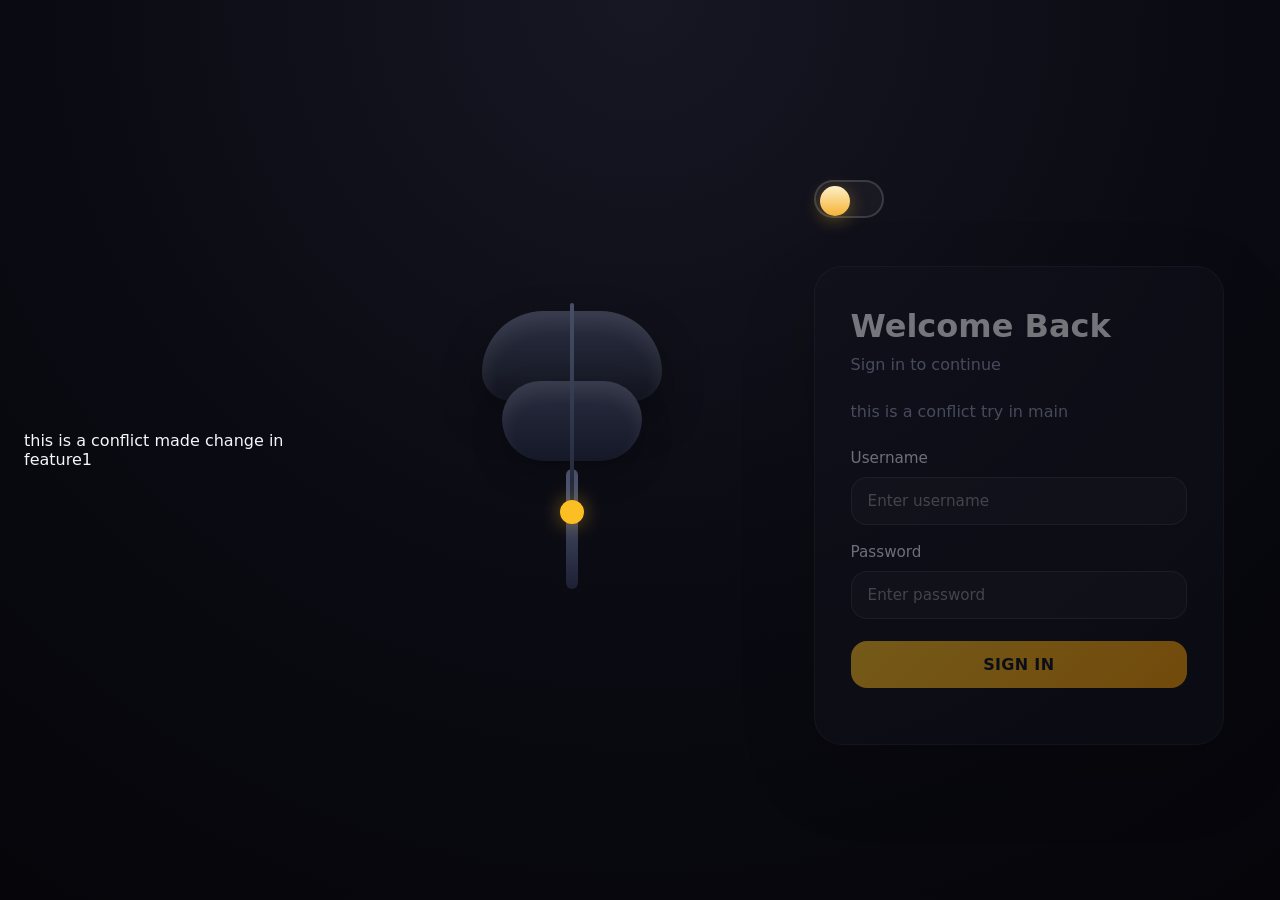
<file: index.html>
<p>this is a conflict made change in feature1</p>
<!DOCTYPE html>
<html lang="en">
<head>
  <meta charset="UTF-8" />
  <meta name="viewport" content="width=device-width, initial-scale=1.0" />
  <title>Lamp Login</title>
  <link rel="stylesheet" href="style.css" />
</head>
<body>
  <div class="page">
    <div class="lamp-scene">
      <div class="lamp">
        <div class="lamp-head">
          <div class="lamp-glow"></div>
        </div>
        <div class="lamp-shade"></div>
        <div class="lamp-body"></div>
        <div class="cord"></div>
        <button class="pull-cord" id="pullCord" type="button" aria-label="Pull cord">
          <span class="ball"></span>
        </button>
      </div>
      <div class="light-beam"></div>
    </div>

    <div class="login-panel">
      <button class="switch" id="switchBtn" type="button" aria-label="Toggle lamp switch">
        <span class="switch-knob"></span>
      </button>
      <div class="auth-card">
        <h1>Welcome Back</h1>
        <p>Sign in to continue</p>
        <p>this is a conflict try in main</p>
        <form>
          <label>
            Username
            <input type="text" placeholder="Enter username" />
          </label>
          <label>
            Password
            <input type="password" placeholder="Enter password" />
          </label>
          <button type="submit">SIGN IN</button>
        </form>
      </div>
    </div>
  </div>

  <script>
    const page = document.querySelector('.page');
    const pullCord = document.getElementById('pullCord');
    const switchBtn = document.getElementById('switchBtn');

    function toggleLamp() {
      page.classList.toggle('lamp-on');
    }

    pullCord.addEventListener('click', toggleLamp);
    switchBtn.addEventListener('click', toggleLamp);
  </script>
</body>
</html>
</file>
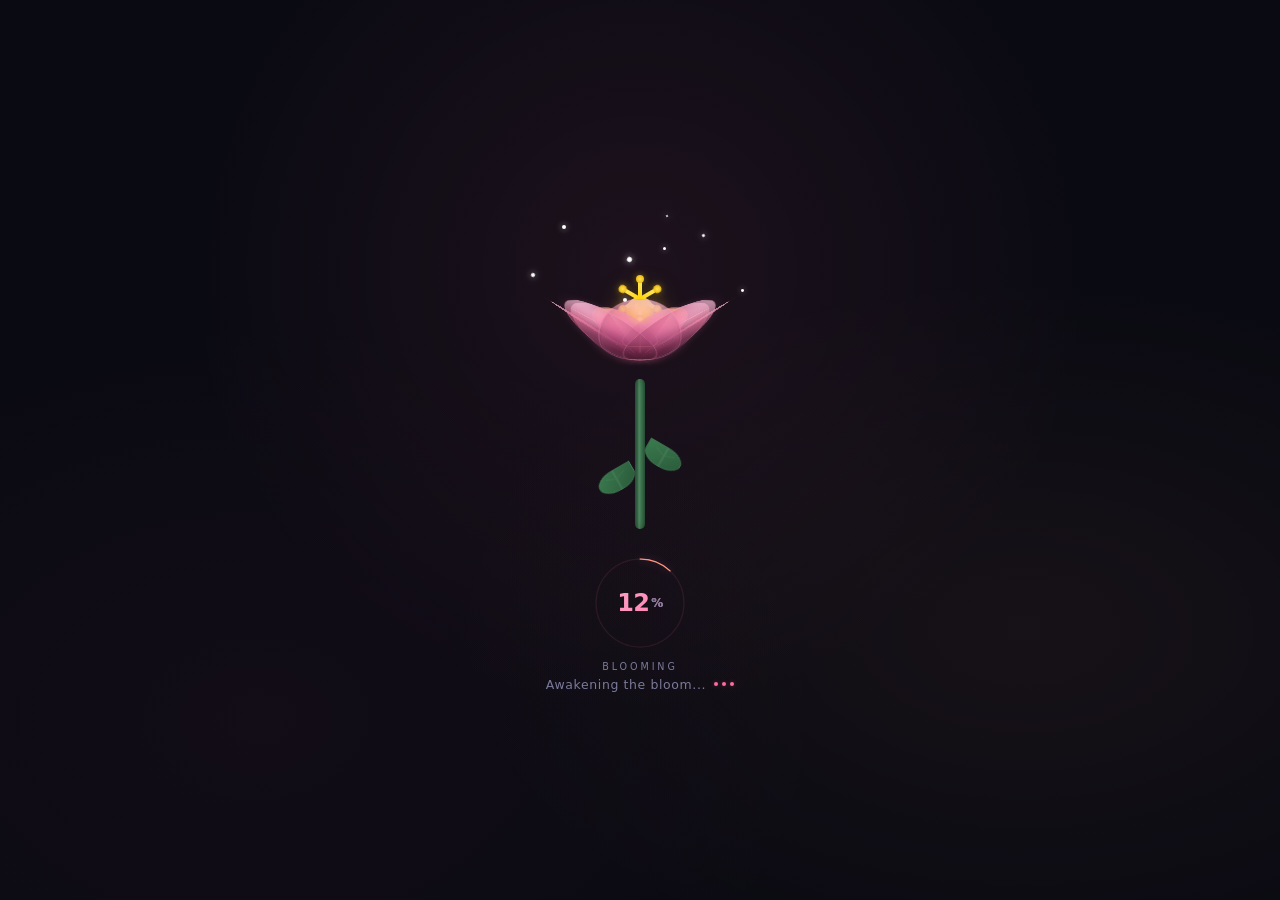
<file: localrepo/index.html>
﻿<!DOCTYPE html>
<html lang="en">
<head>
  <meta charset="UTF-8" />
  <meta name="viewport" content="width=device-width, initial-scale=1.0" />
  <title>Luminous Bloom - Login</title>
  <link rel="stylesheet" href="style.css" />
</head>
<body>

  <!-- ============ LOADING SCREEN ============ -->
  <div id="loading-screen">
    <div class="loader-container">
      <!-- 3D Flower Scene -->
      <div class="flower-scene">
        <div class="flower" id="flower">

          <!-- Floating Sparkle Particles -->
          <div class="sparkle s1"></div>
          <div class="sparkle s2"></div>
          <div class="sparkle s3"></div>
          <div class="sparkle s4"></div>
          <div class="sparkle s5"></div>
          <div class="sparkle s6"></div>
          <div class="sparkle s7"></div>
          <div class="sparkle s8"></div>

          <!-- Stem -->
          <div class="stem">
            <div class="stem-main"></div>
            <div class="stem-leaf leaf-left">
              <div class="leaf-vein"></div>
            </div>
            <div class="stem-leaf leaf-right">
              <div class="leaf-vein"></div>
            </div>
          </div>

          <!-- Outer Petals (8) - Large, slightly tilted -->
          <div class="petal-layer layer-outer">
            <div class="petal op0"><div class="petal-inner"><div class="petal-glow"></div></div></div>
            <div class="petal op1"><div class="petal-inner"><div class="petal-glow"></div></div></div>
            <div class="petal op2"><div class="petal-inner"><div class="petal-glow"></div></div></div>
            <div class="petal op3"><div class="petal-inner"><div class="petal-glow"></div></div></div>
            <div class="petal op4"><div class="petal-inner"><div class="petal-glow"></div></div></div>
            <div class="petal op5"><div class="petal-inner"><div class="petal-glow"></div></div></div>
            <div class="petal op6"><div class="petal-inner"><div class="petal-glow"></div></div></div>
            <div class="petal op7"><div class="petal-inner"><div class="petal-glow"></div></div></div>
          </div>

          <!-- Inner Petals (6) - Smaller, steeper -->
          <div class="petal-layer layer-inner">
            <div class="petal ip0"><div class="petal-inner"><div class="petal-glow"></div></div></div>
            <div class="petal ip1"><div class="petal-inner"><div class="petal-glow"></div></div></div>
            <div class="petal ip2"><div class="petal-inner"><div class="petal-glow"></div></div></div>
            <div class="petal ip3"><div class="petal-inner"><div class="petal-glow"></div></div></div>
            <div class="petal ip4"><div class="petal-inner"><div class="petal-glow"></div></div></div>
            <div class="petal ip5"><div class="petal-inner"><div class="petal-glow"></div></div></div>
          </div>

          <!-- Center Core -->
          <div class="core">
            <div class="core-glow"></div>
            <div class="core-pistil"></div>
            <div class="core-stamen s1"></div>
            <div class="core-stamen s2"></div>
            <div class="core-stamen s3"></div>
            <div class="core-stamen s4"></div>
            <div class="core-stamen s5"></div>
            <div class="core-stamen s6"></div>
          </div>
        </div>
      </div>

      <!-- Loading Progress Ring -->
      <div class="progress-ring-container">
        <svg class="progress-ring" viewBox="0 0 200 200">
          <circle class="progress-bg" cx="100" cy="100" r="88" />
          <circle class="progress-fill" id="progress-fill" cx="100" cy="100" r="88"
                  pathLength="100" stroke-dasharray="100" stroke-dashoffset="100" />
        </svg>
        <div class="progress-text">
          <span id="progress-percent">0</span><small>%</small>
        </div>
        <div class="progress-label">BLOOMING</div>
      </div>

      <div class="status-container">
        <div class="status-msg" id="status-msg">Awakening the bloom...</div>
        <div class="status-dots"><span></span><span></span><span></span></div>
      </div>
    </div>
  </div>

  <!-- ============ LOGIN PAGE ============ -->
  <div id="login-page">
    <div class="bg-glow"></div>

    <div class="login-card">
      <div class="login-card-inner">
        <div class="login-header">
          <div class="login-icon">
            <div class="icon-petal"></div>
            <div class="icon-petal"></div>
            <div class="icon-petal"></div>
            <div class="icon-petal"></div>
            <div class="icon-petal"></div>
            <div class="icon-petal"></div>
          </div>
          <h1>WELCOME BACK</h1>
          <p>Sign in to your account</p>
        </div>

        <form id="login-form">
          <div class="input-group">
            <label for="username">USERNAME</label>
            <div class="input-wrapper">
              <input type="text" id="username" placeholder="Enter your username" />
              <span class="input-highlight"></span>
            </div>
          </div>

          <div class="input-group">
            <label for="password">PASSWORD</label>
            <div class="input-wrapper">
              <input type="password" id="password" placeholder="Enter your password" />
              <span class="input-highlight"></span>
            </div>
          </div>

          <div class="login-options">
            <label class="checkbox-label">
              <input type="checkbox" checked />
              <span class="checkmark"></span>
              Remember me
            </label>
            <a href="#" class="forgot-link">Forgot password?</a>
          </div>

          <button type="submit" class="login-btn">
            <span>SIGN IN</span>
          </button>
        </form>

        <div class="login-footer">
          <span class="status-led"></span>
          Secured Connection
        </div>
      </div>
    </div>
  </div>

  <script src="script.js"></script>
</body>
</html>
</file>
<file: style.css>
:root {
  color-scheme: dark;
  --bg: #0a0a12;
  --panel: rgba(20, 22, 34, 0.95);
  --text: #f5f5fb;
  --muted: #8e98b3;
  --accent: #fbbf24;
  --shadow: rgba(0, 0, 0, 0.35);
  --beam: rgba(251, 191, 36, 0.18);
}

* {
  box-sizing: border-box;
}

html,
body {
  margin: 0;
  min-height: 100%;
  font-family: Inter, system-ui, sans-serif;
  background: radial-gradient(circle at top, #171724 0%, #0a0a12 55%, #05050a 100%);
  color: var(--text);
}

body {
  display: flex;
  align-items: center;
  justify-content: center;
  padding: 24px;
}

button,
input {
  font: inherit;
}

.page {
  position: relative;
  width: min(980px, 100%);
  display: grid;
  grid-template-columns: 1fr 1fr;
  gap: 36px;
  align-items: center;
  padding: 32px;
}

.lamp-scene,
.login-panel {
  position: relative;
}

.lamp-scene {
  min-height: 520px;
  display: grid;
  place-items: center;
}

.lamp {
  position: relative;
  width: 220px;
  display: grid;
  place-items: center;
}

.lamp-head {
  position: relative;
  width: 180px;
  height: 90px;
  background: linear-gradient(180deg, #2b2f42 0%, #12151f 100%);
  border-radius: 120px 120px 56px 56px;
  box-shadow: inset 0 12px 20px rgba(255, 255, 255, 0.08), 0 18px 40px rgba(0, 0, 0, 0.35);
  overflow: hidden;
}

.lamp-glow {
  position: absolute;
  inset: 20px 30px 18px;
  background: radial-gradient(circle at center, rgba(251, 191, 36, 0.25), transparent 60%);
  opacity: 0;
  transition: opacity 0.5s ease;
}

.lamp-shade {
  position: absolute;
  top: 70px;
  width: 140px;
  height: 80px;
  background: linear-gradient(180deg, #292d40 0%, #141827 100%);
  border-radius: 70px 70px 76px 76px;
  box-shadow: inset 0 12px 18px rgba(255, 255, 255, 0.08), 0 14px 30px rgba(0, 0, 0, 0.25);
}

.lamp-body {
  width: 12px;
  height: 120px;
  margin-top: 68px;
  background: linear-gradient(180deg, #585f7f 0%, #1d2032 100%);
  border-radius: 12px;
}

.cord {
  position: absolute;
  top: -8px;
  height: 220px;
  width: 4px;
  background: linear-gradient(180deg, #464f68 0%, #1e2231 100%);
  border-radius: 2px;
}

.pull-cord {
  position: absolute;
  top: 180px;
  width: 42px;
  height: 42px;
  border: none;
  background: transparent;
  cursor: pointer;
  display: grid;
  place-items: center;
}

.ball {
  display: block;
  width: 24px;
  height: 24px;
  background: #fbbf24;
  border-radius: 50%;
  box-shadow: 0 0 20px rgba(251, 191, 36, 0.45);
}

.light-beam {
  position: absolute;
  top: 240px;
  width: 100%;
  height: 340px;
  background: radial-gradient(circle at top, rgba(251, 191, 36, 0.28), transparent 55%);
  opacity: 0;
  transform: scaleY(0.4);
  transform-origin: top;
  transition: opacity 0.65s ease, transform 0.65s ease;
  pointer-events: none;
}

.login-panel {
  display: flex;
  flex-direction: column;
  justify-content: center;
  gap: 24px;
}

.switch {
  align-self: start;
  width: 70px;
  height: 38px;
  border-radius: 999px;
  border: 2px solid rgba(255, 255, 255, 0.14);
  background: rgba(255, 255, 255, 0.04);
  position: relative;
  cursor: pointer;
  transition: background 0.35s ease, border-color 0.35s ease;
}

.switch-knob {
  position: absolute;
  top: 4px;
  left: 4px;
  width: 30px;
  height: 30px;
  border-radius: 50%;
  background: linear-gradient(180deg, #fef0c7 0%, #f4b234 100%);
  box-shadow: 0 4px 18px rgba(251, 191, 36, 0.35);
  transition: transform 0.35s ease;
}

.auth-card {
  background: rgba(17, 19, 30, 0.96);
  border: 1px solid rgba(255, 255, 255, 0.08);
  border-radius: 28px;
  padding: 40px 36px;
  box-shadow: 0 28px 80px rgba(0, 0, 0, 0.4);
  transform: translateY(24px);
  opacity: 0.45;
  transition: opacity 0.65s ease, transform 0.65s ease;
}

.auth-card h1 {
  margin: 0 0 10px;
  font-size: clamp(2rem, 2.5vw, 2.4rem);
}

.auth-card p {
  margin: 0 0 28px;
  color: var(--muted);
}

.auth-card label {
  display: grid;
  gap: 10px;
  margin-bottom: 18px;
  color: #e7eaf7;
  font-size: 0.95rem;
}

.auth-card input {
  width: 100%;
  padding: 14px 16px;
  border-radius: 16px;
  border: 1px solid rgba(255, 255, 255, 0.12);
  background: rgba(255, 255, 255, 0.04);
  color: var(--text);
}

.auth-card input::placeholder {
  color: rgba(255, 255, 255, 0.5);
}

.auth-card button {
  width: 100%;
  margin-top: 4px;
  padding: 14px 16px;
  border: none;
  border-radius: 16px;
  background: linear-gradient(135deg, #fbbf24, #f59e0b);
  color: #111827;
  font-weight: 700;
  letter-spacing: 0.02em;
  cursor: pointer;
  transition: transform 0.2s ease;
}

.auth-card button:hover {
  transform: translateY(-1px);
}

.page.lamp-on .lamp-glow {
  opacity: 1;
}

.page.lamp-on .light-beam {
  opacity: 1;
  transform: scaleY(1);
}

.page.lamp-on .auth-card {
  opacity: 1;
  transform: translateY(0);
}

.page.lamp-on .switch {
  background: rgba(251, 191, 36, 0.12);
  border-color: rgba(251, 191, 36, 0.35);
}

.page.lamp-on .switch-knob {
  transform: translateX(32px);
}

@media (max-width: 860px) {
  .page {
    grid-template-columns: 1fr;
    gap: 24px;
  }

  .lamp-scene {
    min-height: 420px;
  }
}

@media (max-width: 520px) {
  .page {
    padding: 18px;
  }

  .auth-card {
    padding: 28px 24px;
  }

  .switch {
    width: 64px;
    height: 34px;
  }

  .switch-knob {
    width: 28px;
    height: 28px;
  }
}
</file>
<file: localrepo/style.css>
﻿/* ============================================
   LUMINOUS BLOOM — 3D FLOWER LOADING SCREEN + LOGIN
   ============================================ */

/* ---------- ROOT & RESET ---------- */
:root {
  --bg-dark: #0a0a12;
  --bg-card: rgba(18, 18, 30, 0.92);
  --text: #f0eef8;
  --text-dim: #7a7a9a;
  --petal-pink: #ff6b9d;
  --petal-peach: #ffa07a;
  --petal-magenta: #d4508b;
  --petal-light: #ffb6d9;
  --core-gold: #ffd700;
  --core-amber: #ff8c00;
  --glow-pink: 0 0 60px rgba(255, 107, 157, 0.3);
  --font: 'Segoe UI', system-ui, -apple-system, sans-serif;
}

* {
  margin: 0;
  padding: 0;
  box-sizing: border-box;
}

html, body {
  height: 100%;
  overflow: hidden;
}

body {
  font-family: var(--font);
  background: var(--bg-dark);
  color: var(--text);
  display: flex;
  align-items: center;
  justify-content: center;
}

/* ============================================
   LOADING SCREEN
   ============================================ */
#loading-screen {
  position: fixed;
  inset: 0;
  z-index: 100;
  display: flex;
  align-items: center;
  justify-content: center;
  background:
    radial-gradient(ellipse at 50% 30%, rgba(255, 107, 157, 0.08) 0%, transparent 50%),
    radial-gradient(ellipse at 80% 70%, rgba(255, 160, 122, 0.05) 0%, transparent 40%),
    radial-gradient(ellipse at 20% 80%, rgba(212, 80, 139, 0.04) 0%, transparent 40%),
    var(--bg-dark);
  transition: opacity 0.9s ease, transform 0.9s ease;
}

#loading-screen.hidden {
  opacity: 0;
  transform: scale(1.08);
  pointer-events: none;
}

.loader-container {
  display: flex;
  flex-direction: column;
  align-items: center;
  gap: 24px;
}

/* ============================================
   3D FLOWER SCENE
   ============================================ */
.flower-scene {
  width: 260px;
  height: 320px;
  perspective: 900px;
  perspective-origin: 50% 35%;
}

.flower {
  position: relative;
  width: 100%;
  height: 100%;
  transform-style: preserve-3d;
  animation: flower-float 5s ease-in-out infinite;
}

@keyframes flower-float {
  0%, 100% { transform: rotateY(0deg) translateY(0); }
  25% { transform: rotateY(6deg) translateY(-5px); }
  75% { transform: rotateY(-4deg) translateY(-3px); }
}

/* ---- Sparkle Particles ---- */
.sparkle {
  position: absolute;
  width: 4px;
  height: 4px;
  border-radius: 50%;
  background: #fff;
  box-shadow: 0 0 6px rgba(255, 255, 255, 0.6), 0 0 12px rgba(255, 182, 217, 0.3);
  animation: sparkle-twinkle 2s ease-in-out infinite;
  pointer-events: none;
  z-index: 10;
}

.s1 { top: 5%; left: 20%; animation-delay: 0s; }
.s2 { top: 8%; right: 25%; animation-delay: 0.4s; width: 3px; height: 3px; }
.s3 { top: 15%; left: 45%; animation-delay: 0.8s; width: 5px; height: 5px; }
.s4 { top: 25%; right: 10%; animation-delay: 1.2s; width: 3px; height: 3px; }
.s5 { top: 2%; left: 60%; animation-delay: 1.6s; width: 2px; height: 2px; }
.s6 { top: 20%; left: 8%; animation-delay: 2s; }
.s7 { top: 12%; right: 40%; animation-delay: 2.4s; width: 3px; height: 3px; }
.s8 { top: 28%; right: 55%; animation-delay: 2.8s; }

@keyframes sparkle-twinkle {
  0%, 100% { opacity: 0; transform: scale(0); }
  50% { opacity: 1; transform: scale(1); }
}

/* ---- Stem ---- */
.stem {
  position: absolute;
  left: 50%;
  bottom: 0;
  width: 10px;
  height: 150px;
  transform: translateX(-50%);
  transform-style: preserve-3d;
}

.stem-main {
  width: 100%;
  height: 100%;
  background: linear-gradient(90deg, #2d5a3d, #4a8a5e, #2d5a3d);
  border-radius: 5px;
  position: relative;
  box-shadow: inset 0 0 10px rgba(0,0,0,0.3);
}

.stem-main::before {
  content: '';
  position: absolute;
  left: 30%;
  top: 0;
  width: 2px;
  height: 100%;
  background: rgba(255,255,255,0.06);
}

.stem-leaf {
  position: absolute;
  width: 40px;
  height: 22px;
  border-radius: 50% 50% 50% 0;
  background: linear-gradient(135deg, #3a7a4e, #2a5a3a);
  border: 1px solid rgba(255,255,255,0.05);
  overflow: hidden;
}

.leaf-left {
  left: -38px;
  top: 60%;
  transform: rotate(-30deg);
  border-radius: 50% 0 50% 50%;
}

.leaf-right {
  right: -38px;
  top: 45%;
  transform: rotate(30deg);
  border-radius: 0 50% 50% 50%;
}

.leaf-vein {
  position: absolute;
  left: 50%;
  top: 0;
  width: 1.5px;
  height: 100%;
  background: rgba(255,255,255,0.08);
  transform: translateX(-50%);
}

.leaf-vein::before,
.leaf-vein::after {
  content: '';
  position: absolute;
  top: 30%;
  width: 10px;
  height: 1px;
  background: rgba(255,255,255,0.05);
}

.leaf-vein::before { left: 2px; transform: rotate(-20deg); }
.leaf-vein::after { right: 2px; transform: rotate(20deg); }

/* ---- Petal Layers ---- */
.petal-layer {
  position: absolute;
  left: 50%;
  top: 32%;
  transform-style: preserve-3d;
  transform: translateX(-50%);
}

/* ---- Individual Petal ---- */
.petal {
  position: absolute;
  transform-style: preserve-3d;
  transform-origin: bottom center;
  transition: transform 2s cubic-bezier(0.34, 1.56, 0.64, 1);
}

.petal-inner {
  width: 100%;
  height: 100%;
  position: relative;
  overflow: hidden;
}

.petal-glow {
  position: absolute;
  inset: 0;
  background: radial-gradient(
    ellipse at 40% 20%,
    rgba(255, 255, 255, 0.2),
    transparent 60%
  );
  pointer-events: none;
}

/* ---- Outer Petals (8) ---- */
.layer-outer .petal {
  width: 80px;
  height: 110px;
  margin-left: -40px;
  margin-top: -55px;
}

.layer-outer .petal-inner {
  border-radius: 50% 50% 45% 45% / 60% 60% 35% 35%;
  background: linear-gradient(
    170deg,
    rgba(255, 182, 217, 0.7) 0%,
    rgba(255, 107, 157, 0.5) 30%,
    rgba(212, 80, 139, 0.35) 60%,
    rgba(160, 50, 100, 0.2) 100%
  );
  border: 1px solid rgba(255, 182, 217, 0.15);
  box-shadow:
    inset 0 -15px 30px rgba(0, 0, 0, 0.25),
    inset 0 10px 20px rgba(255, 255, 255, 0.08),
    0 0 15px rgba(255, 107, 157, 0.1);
}

.layer-outer .petal-inner::before {
  content: '';
  position: absolute;
  top: 8%;
  left: 15%;
  width: 70%;
  height: 45%;
  background: radial-gradient(
    ellipse at center,
    rgba(255, 220, 240, 0.2),
    transparent 65%
  );
  border-radius: 50%;
}

.layer-outer .petal-inner::after {
  content: '';
  position: absolute;
  bottom: 12%;
  left: 50%;
  width: 1.5px;
  height: 40%;
  background: linear-gradient(to top, rgba(255, 182, 217, 0.15), transparent);
  transform: translateX(-50%);
}

/* Outer petal positions - closed */
.op0 { transform: rotateY(0deg) rotateX(78deg) translateZ(0px); }
.op1 { transform: rotateY(45deg) rotateX(78deg) translateZ(0px); }
.op2 { transform: rotateY(90deg) rotateX(78deg) translateZ(0px); }
.op3 { transform: rotateY(135deg) rotateX(78deg) translateZ(0px); }
.op4 { transform: rotateY(180deg) rotateX(78deg) translateZ(0px); }
.op5 { transform: rotateY(225deg) rotateX(78deg) translateZ(0px); }
.op6 { transform: rotateY(270deg) rotateX(78deg) translateZ(0px); }
.op7 { transform: rotateY(315deg) rotateX(78deg) translateZ(0px); }

/* Outer petal bloom states */
.op0.bloom { transform: rotateY(0deg) rotateX(14deg) translateZ(22px); }
.op1.bloom { transform: rotateY(45deg) rotateX(14deg) translateZ(22px); }
.op2.bloom { transform: rotateY(90deg) rotateX(14deg) translateZ(22px); }
.op3.bloom { transform: rotateY(135deg) rotateX(14deg) translateZ(22px); }
.op4.bloom { transform: rotateY(180deg) rotateX(14deg) translateZ(22px); }
.op5.bloom { transform: rotateY(225deg) rotateX(14deg) translateZ(22px); }
.op6.bloom { transform: rotateY(270deg) rotateX(14deg) translateZ(22px); }
.op7.bloom { transform: rotateY(315deg) rotateX(14deg) translateZ(22px); }

/* ---- Inner Petals (6) ---- */
.layer-inner .petal {
  width: 56px;
  height: 82px;
  margin-left: -28px;
  margin-top: -41px;
}

.layer-inner .petal-inner {
  border-radius: 50% 50% 40% 40% / 60% 60% 30% 30%;
  background: linear-gradient(
    170deg,
    rgba(255, 160, 122, 0.7) 0%,
    rgba(255, 107, 157, 0.55) 35%,
    rgba(212, 80, 139, 0.4) 65%,
    rgba(200, 60, 120, 0.2) 100%
  );
  border: 1px solid rgba(255, 160, 122, 0.12);
  box-shadow:
    inset 0 -12px 24px rgba(0, 0, 0, 0.2),
    inset 0 8px 16px rgba(255, 255, 255, 0.06);
}

.layer-inner .petal-inner::before {
  content: '';
  position: absolute;
  top: 10%;
  left: 20%;
  width: 60%;
  height: 40%;
  background: radial-gradient(
    ellipse at center,
    rgba(255, 220, 200, 0.15),
    transparent 60%
  );
  border-radius: 50%;
}

/* Inner petal positions - closed */
.ip0 { transform: rotateY(30deg) rotateX(80deg) translateZ(0px); }
.ip1 { transform: rotateY(90deg) rotateX(80deg) translateZ(0px); }
.ip2 { transform: rotateY(150deg) rotateX(80deg) translateZ(0px); }
.ip3 { transform: rotateY(210deg) rotateX(80deg) translateZ(0px); }
.ip4 { transform: rotateY(270deg) rotateX(80deg) translateZ(0px); }
.ip5 { transform: rotateY(330deg) rotateX(80deg) translateZ(0px); }

/* Inner petal bloom states */
.ip0.bloom { transform: rotateY(30deg) rotateX(22deg) translateZ(18px); }
.ip1.bloom { transform: rotateY(90deg) rotateX(22deg) translateZ(18px); }
.ip2.bloom { transform: rotateY(150deg) rotateX(22deg) translateZ(18px); }
.ip3.bloom { transform: rotateY(210deg) rotateX(22deg) translateZ(18px); }
.ip4.bloom { transform: rotateY(270deg) rotateX(22deg) translateZ(18px); }
.ip5.bloom { transform: rotateY(330deg) rotateX(22deg) translateZ(18px); }

/* ---- Core / Center ---- */
.core {
  position: absolute;
  left: 50%;
  top: 32%;
  width: 40px;
  height: 40px;
  margin-left: -20px;
  margin-top: -20px;
  transform-style: preserve-3d;
  z-index: 8;
}

.core-glow {
  position: absolute;
  inset: -20px;
  border-radius: 50%;
  background: radial-gradient(circle, rgba(255, 215, 0, 0.2), transparent 60%);
  animation: core-pulse 2s ease-in-out infinite;
}

@keyframes core-pulse {
  0%, 100% { transform: scale(0.95); opacity: 0.6; }
  50% { transform: scale(1.1); opacity: 1; }
}

.core-pistil {
  position: absolute;
  inset: 6px;
  border-radius: 50%;
  background: radial-gradient(circle at 40% 35%, #ffe44d, #ffd700, #e6a800);
  box-shadow:
    0 0 20px rgba(255, 215, 0, 0.4),
    inset 0 -4px 8px rgba(0,0,0,0.2),
    inset 0 4px 8px rgba(255,255,255,0.3);
}

.core-stamen {
  position: absolute;
  width: 4px;
  height: 20px;
  background: linear-gradient(to top, #ffd700, #ffeb73);
  border-radius: 2px;
  transform-origin: bottom center;
  top: -12px;
  left: 50%;
  margin-left: -2px;
}

.core-stamen::after {
  content: '';
  position: absolute;
  top: -4px;
  left: -2px;
  width: 8px;
  height: 8px;
  background: radial-gradient(circle, #ffe44d, #e6a800);
  border-radius: 50%;
  box-shadow: 0 0 6px rgba(255, 215, 0, 0.4);
}

.s1 { transform: rotate(0deg) translateY(0); }
.s2 { transform: rotate(60deg) translateY(0); }
.s3 { transform: rotate(120deg) translateY(0); }
.s4 { transform: rotate(180deg) translateY(0); }
.s5 { transform: rotate(240deg) translateY(0); }
.s6 { transform: rotate(300deg) translateY(0); }

.s1::after { animation: stamen-wobble 2.5s ease-in-out infinite; }
.s2::after { animation: stamen-wobble 2.5s ease-in-out infinite 0.4s; }
.s3::after { animation: stamen-wobble 2.5s ease-in-out infinite 0.8s; }
.s4::after { animation: stamen-wobble 2.5s ease-in-out infinite 1.2s; }
.s5::after { animation: stamen-wobble 2.5s ease-in-out infinite 1.6s; }
.s6::after { animation: stamen-wobble 2.5s ease-in-out infinite 2s; }

@keyframes stamen-wobble {
  0%, 100% { transform: translateY(0) scale(1); }
  50% { transform: translateY(-2px) scale(1.1); }
}

/* ============================================
   PROGRESS RING
   ============================================ */
.progress-ring-container {
  position: relative;
  width: 100px;
  height: 100px;
}

.progress-ring {
  width: 100%;
  height: 100%;
  transform: rotate(-90deg);
}

.progress-bg {
  fill: none;
  stroke: rgba(255, 107, 157, 0.1);
  stroke-width: 2.5;
}

.progress-fill {
  fill: none;
  stroke: url(#progress-grad);
  stroke-width: 2.5;
  stroke-linecap: round;
  transition: stroke-dashoffset 0.3s ease;
  filter: drop-shadow(0 0 6px rgba(255, 107, 157, 0.3));
}

.progress-text {
  position: absolute;
  inset: 0;
  display: flex;
  align-items: center;
  justify-content: center;
  font-size: 1.5rem;
  font-weight: 700;
  letter-spacing: -0.03em;
  background: linear-gradient(135deg, #ffb6d9, #ff6b9d);
  -webkit-background-clip: text;
  -webkit-text-fill-color: transparent;
  background-clip: text;
}

.progress-text small {
  font-size: 0.75rem;
  -webkit-text-fill-color: var(--text-dim);
  color: var(--text-dim);
  margin-left: 2px;
}

.progress-label {
  text-align: center;
  font-size: 0.6rem;
  letter-spacing: 0.3em;
  color: var(--text-dim);
  margin-top: 4px;
}

/* ============================================
   STATUS
   ============================================ */
.status-container {
  display: flex;
  align-items: center;
  gap: 8px;
  font-size: 0.78rem;
  color: var(--text-dim);
  letter-spacing: 0.05em;
}

.status-dots {
  display: flex;
  gap: 4px;
}

.status-dots span {
  width: 4px;
  height: 4px;
  background: var(--petal-pink);
  border-radius: 50%;
  animation: dot-pulse 1.4s ease-in-out infinite;
  box-shadow: 0 0 4px rgba(255, 107, 157, 0.3);
}

.status-dots span:nth-child(2) { animation-delay: 0.2s; }
.status-dots span:nth-child(3) { animation-delay: 0.4s; }

@keyframes dot-pulse {
  0%, 80%, 100% { opacity: 0.2; transform: scale(0.8); }
  40% { opacity: 1; transform: scale(1.2); }
}

/* ============================================
   LOGIN PAGE
   ============================================ */
#login-page {
  position: fixed;
  inset: 0;
  display: flex;
  align-items: center;
  justify-content: center;
  opacity: 0;
  transform: translateY(30px) scale(0.98);
  transition: opacity 0.8s ease 0.2s, transform 0.8s ease 0.2s;
  pointer-events: none;
  background:
    radial-gradient(ellipse at 30% 20%, rgba(255, 107, 157, 0.06) 0%, transparent 50%),
    radial-gradient(ellipse at 70% 80%, rgba(255, 160, 122, 0.04) 0%, transparent 40%),
    var(--bg-dark);
}

#login-page.visible {
  opacity: 1;
  transform: translateY(0) scale(1);
  pointer-events: all;
}

/* ---- Background Ambient Glow ---- */
.bg-glow {
  position: fixed;
  inset: 0;
  pointer-events: none;
  overflow: hidden;
}

.bg-glow::before {
  content: '';
  position: absolute;
  width: 500px;
  height: 500px;
  top: -150px;
  right: -150px;
  background: radial-gradient(circle, rgba(255, 107, 157, 0.04), transparent 60%);
  border-radius: 50%;
  animation: bg-float 15s ease-in-out infinite;
}

.bg-glow::after {
  content: '';
  position: absolute;
  width: 400px;
  height: 400px;
  bottom: -100px;
  left: -100px;
  background: radial-gradient(circle, rgba(255, 160, 122, 0.03), transparent 60%);
  border-radius: 50%;
  animation: bg-float 18s ease-in-out infinite reverse;
}

@keyframes bg-float {
  0%, 100% { transform: translate(0, 0); }
  50% { transform: translate(30px, -20px); }
}

/* ---- Login Card ---- */
.login-card {
  position: relative;
  width: min(400px, 90vw);
  z-index: 2;
}

.login-card-inner {
  position: relative;
  padding: 38px 32px 28px;
  background: var(--bg-card);
  border-radius: 28px;
  border: 1px solid rgba(255, 255, 255, 0.05);
  box-shadow:
    0 30px 80px rgba(0, 0, 0, 0.5),
    inset 0 1px 0 rgba(255, 255, 255, 0.04);
  backdrop-filter: blur(24px);
  overflow: hidden;
}

.login-card-inner::before {
  content: '';
  position: absolute;
  top: 0;
  left: 0;
  right: 0;
  height: 2px;
  background: linear-gradient(90deg,
    transparent,
    var(--petal-pink),
    var(--petal-peach),
    var(--petal-pink),
    transparent
  );
  opacity: 0.5;
}

/* ---- Login Header ---- */
.login-header {
  text-align: center;
  margin-bottom: 28px;
}

.login-icon {
  position: relative;
  width: 48px;
  height: 48px;
  margin: 0 auto 14px;
}

.icon-petal {
  position: absolute;
  left: 50%;
  top: 50%;
  width: 20px;
  height: 12px;
  margin-left: -10px;
  margin-top: -6px;
  background: linear-gradient(135deg, var(--petal-pink), var(--petal-peach));
  border-radius: 50% 50% 40% 40%;
  opacity: 0.4;
  animation: icon-spin 8s linear infinite;
}

.icon-petal:nth-child(1) { transform: rotate(0deg); }
.icon-petal:nth-child(2) { transform: rotate(60deg); }
.icon-petal:nth-child(3) { transform: rotate(120deg); }
.icon-petal:nth-child(4) { transform: rotate(180deg); }
.icon-petal:nth-child(5) { transform: rotate(240deg); }
.icon-petal:nth-child(6) { transform: rotate(300deg); }

@keyframes icon-spin {
  to { transform: rotate(360deg); }
}

.login-header h1 {
  font-size: 1.35rem;
  font-weight: 700;
  letter-spacing: 0.12em;
  color: var(--text);
  margin-bottom: 4px;
}

.login-header p {
  font-size: 0.78rem;
  color: var(--text-dim);
  letter-spacing: 0.02em;
}

/* ---- Form ---- */
#login-form {
  display: flex;
  flex-direction: column;
  gap: 18px;
}

.input-group {
  display: flex;
  flex-direction: column;
  gap: 7px;
}

.input-group label {
  font-size: 0.65rem;
  letter-spacing: 0.15em;
  color: var(--text-dim);
  font-weight: 600;
}

.input-wrapper {
  position: relative;
}

.input-wrapper input {
  width: 100%;
  padding: 14px 16px;
  background: rgba(255, 255, 255, 0.03);
  border: 1px solid rgba(255, 255, 255, 0.06);
  border-radius: 14px;
  color: var(--text);
  font-size: 0.88rem;
  outline: none;
  transition: border-color 0.3s, box-shadow 0.3s, background 0.3s;
  position: relative;
  z-index: 1;
}

.input-wrapper input::placeholder {
  color: rgba(255, 255, 255, 0.12);
}

.input-wrapper input:focus {
  border-color: rgba(255, 107, 157, 0.25);
  background: rgba(255, 255, 255, 0.05);
}

.input-highlight {
  position: absolute;
  inset: -1px;
  border-radius: 14px;
  opacity: 0;
  transition: opacity 0.3s;
  pointer-events: none;
  box-shadow: 0 0 20px rgba(255, 107, 157, 0.08);
}

.input-wrapper input:focus ~ .input-highlight {
  opacity: 1;
}

/* ---- Options ---- */
.login-options {
  display: flex;
  align-items: center;
  justify-content: space-between;
  font-size: 0.75rem;
}

.checkbox-label {
  display: flex;
  align-items: center;
  gap: 8px;
  color: var(--text-dim);
  cursor: pointer;
}

.checkbox-label input {
  display: none;
}

.checkmark {
  width: 16px;
  height: 16px;
  border: 1.5px solid rgba(255, 255, 255, 0.1);
  border-radius: 4px;
  display: inline-block;
  position: relative;
  transition: background 0.2s, border-color 0.2s;
}

.checkbox-label input:checked + .checkmark {
  background: var(--petal-pink);
  border-color: var(--petal-pink);
}

.checkbox-label input:checked + .checkmark::after {
  content: '';
  position: absolute;
  left: 4px;
  top: 1px;
  width: 5px;
  height: 8px;
  border: solid #fff;
  border-width: 0 2px 2px 0;
  transform: rotate(45deg);
}

.forgot-link {
  color: var(--text-dim);
  text-decoration: none;
  transition: color 0.2s;
  font-size: 0.75rem;
}

.forgot-link:hover {
  color: var(--petal-pink);
}

/* ---- Login Button ---- */
.login-btn {
  width: 100%;
  padding: 15px 24px;
  background: linear-gradient(135deg, var(--petal-pink), var(--petal-magenta));
  border: none;
  border-radius: 14px;
  color: #fff;
  font-size: 0.85rem;
  font-weight: 700;
  letter-spacing: 0.12em;
  cursor: pointer;
  transition: transform 0.2s, box-shadow 0.2s, filter 0.2s;
  display: flex;
  align-items: center;
  justify-content: center;
  gap: 8px;
  position: relative;
  overflow: hidden;
}

.login-btn::before {
  content: '';
  position: absolute;
  inset: 0;
  background: linear-gradient(135deg, transparent, rgba(255, 255, 255, 0.1), transparent);
  transform: translateX(-100%);
  transition: transform 0.5s;
}

.login-btn:hover::before {
  transform: translateX(100%);
}

.login-btn:hover {
  transform: translateY(-2px);
  box-shadow: 0 12px 30px rgba(255, 107, 157, 0.25);
  filter: brightness(1.1);
}

.login-btn:active {
  transform: translateY(0);
}

/* ---- Footer ---- */
.login-footer {
  display: flex;
  align-items: center;
  justify-content: center;
  gap: 8px;
  margin-top: 22px;
  font-size: 0.62rem;
  letter-spacing: 0.06em;
  color: rgba(255, 255, 255, 0.1);
}

.status-led {
  width: 5px;
  height: 5px;
  background: #22c55e;
  border-radius: 50%;
  animation: led-pulse 2s ease-in-out infinite;
  box-shadow: 0 0 6px rgba(34, 197, 94, 0.3);
}

@keyframes led-pulse {
  0%, 100% { opacity: 0.5; }
  50% { opacity: 1; }
}

/* ============================================
   RESPONSIVE
   ============================================ */
@media (max-width: 480px) {
  .flower-scene {
    width: 200px;
    height: 260px;
  }

  .layer-outer .petal {
    width: 60px;
    height: 85px;
    margin-left: -30px;
    margin-top: -42px;
  }

  .layer-inner .petal {
    width: 44px;
    height: 65px;
    margin-left: -22px;
    margin-top: -32px;
  }

  .core {
    width: 32px;
    height: 32px;
    margin-left: -16px;
    margin-top: -16px;
  }

  .stem {
    height: 110px;
  }

  .progress-ring-container {
    width: 85px;
    height: 85px;
  }

  .login-card-inner {
    padding: 28px 20px 22px;
  }

  .login-header h1 {
    font-size: 1.1rem;
  }
}
</file>
